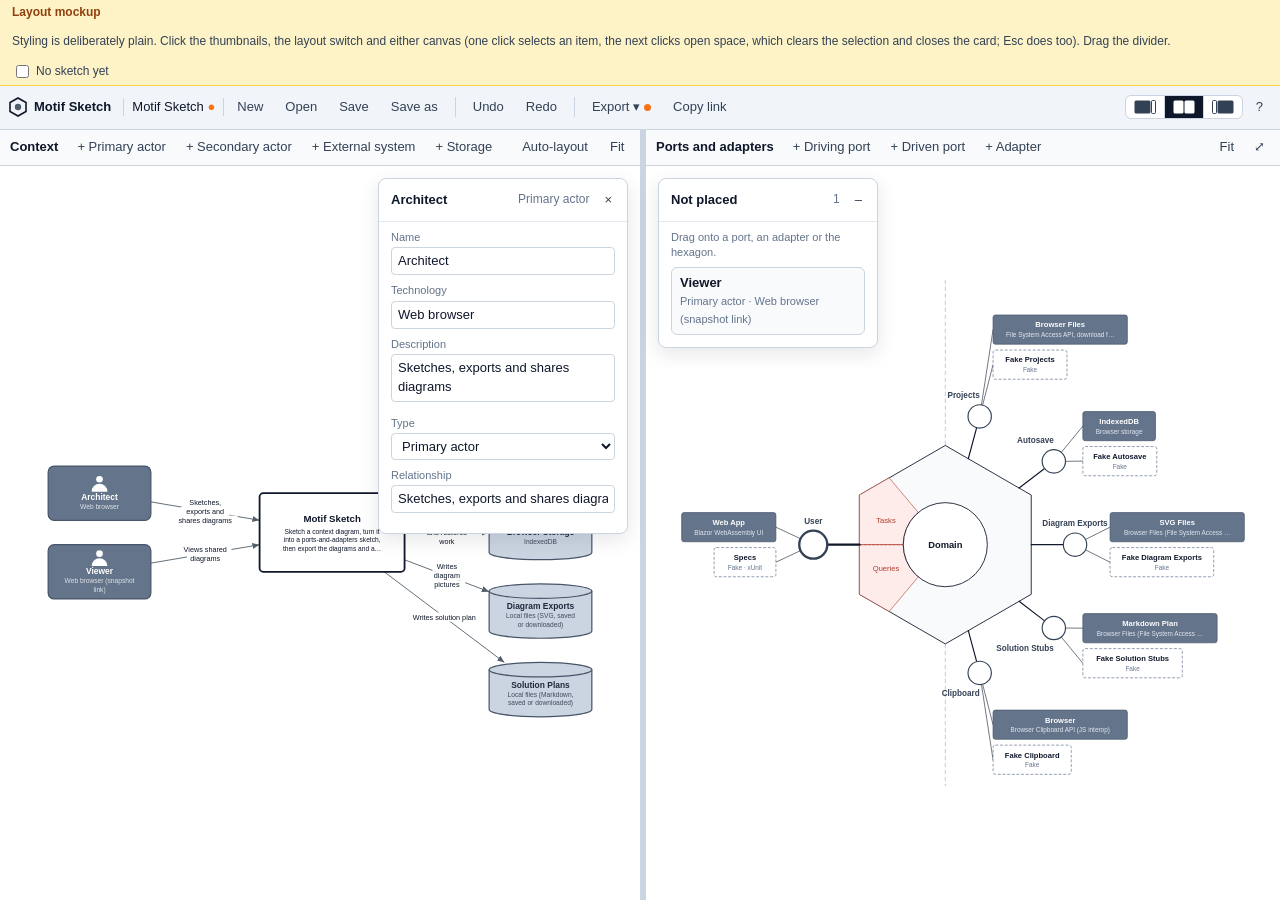
<file: docs/mockups/layout.html>
<!doctype html>
<html lang="en">
<head>
<meta charset="utf-8">
<meta name="viewport" content="width=device-width, initial-scale=1">
<title>Motif Sketch Layout</title>
<style>
  :root {
    --ink: #0F172A;
    --text: #334155;
    --muted: #64748B;
    --line: #CBD5E1;
    --chrome: #F1F5F9;
    --canvas: #FFFFFF;
    --slate: #52606D;
    --accent: #F97316;
    --banner: #FEF3C7;
  }
  * { box-sizing: border-box; }
  html, body { height: 100%; margin: 0; }
  body {
    font: 13px/1.4 "Segoe UI", Arial, sans-serif;
    color: var(--text);
    background: var(--chrome);
    display: flex; flex-direction: column;
  }
  button {
    font: inherit; color: inherit; background: none; border: 1px solid transparent;
    border-radius: 4px; padding: 3px 8px; cursor: pointer; white-space: nowrap;
  }
  button:hover { background: #E2E8F0; }
  button:disabled { color: #A0AEC0; cursor: default; background: none; }

  /* Mockup-only banner */
  .mock-banner {
    background: var(--banner); border-bottom: 1px solid #FCD34D; padding: 4px 12px;
    display: flex; gap: 12px; align-items: center; flex-wrap: wrap; font-size: 12px;
  }
  .mock-banner b { color: #92400E; }
  .mock-banner label { display: inline-flex; gap: 4px; align-items: center; cursor: pointer; }

  /* App bar */
  .appbar {
    height: 44px; flex: none; display: flex; align-items: center; gap: 4px;
    padding: 0 8px; background: var(--chrome); border-bottom: 1px solid var(--line);
  }
  .brand { display: flex; align-items: center; gap: 6px; font-weight: 600; color: var(--ink); padding-right: 8px; }
  .brand svg { width: 20px; height: 20px; }
  .project { color: var(--ink); padding: 0 8px; border-left: 1px solid var(--line); border-right: 1px solid var(--line); }
  .project .dirty { color: var(--accent); }
  .sep { width: 1px; height: 20px; background: var(--line); margin: 0 4px; }
  .spacer { flex: 1; }
  .menu { position: relative; }
  .menu-list {
    display: none; position: absolute; top: 100%; left: 0; z-index: 20; background: #fff;
    border: 1px solid var(--line); border-radius: 6px; box-shadow: 0 6px 20px rgba(15,23,42,.12);
    padding: 4px; min-width: 200px;
  }
  .menu.open .menu-list { display: block; }
  .menu-list button { display: block; width: 100%; text-align: left; }
  .menu-list .warn { color: #B45309; font-size: 12px; padding: 4px 8px; }
  .dot { display: inline-block; width: 7px; height: 7px; border-radius: 50%; background: var(--accent); margin-left: 4px; vertical-align: middle; }

  .switch { display: inline-flex; border: 1px solid var(--line); border-radius: 6px; overflow: hidden; background: #fff; }
  .switch button { border: 0; border-radius: 0; padding: 4px 8px; display: flex; align-items: center; }
  .switch button + button { border-left: 1px solid var(--line); }
  .switch button[aria-pressed="true"] { background: var(--ink); color: #fff; }
  .switch svg { width: 22px; height: 14px; }

  /* Workspace */
  .work { flex: 1; display: flex; min-height: 0; --left: 50%; }
  .pane { position: relative; display: flex; flex-direction: column; min-width: 0; background: var(--canvas); }
  .divider { width: 6px; flex: none; background: var(--line); cursor: col-resize; display: none; }
  .divider:hover { background: #94A3B8; }

  .s-split .pane.context { flex: 0 0 var(--left); }
  .s-split .pane.sketch { flex: 1; }
  .s-split .divider { display: block; }
  .s-context .pane.context, .s-sketch .pane.sketch { flex: 1; }
  .s-context .pane.sketch, .s-sketch .pane.context { flex: 0 0 132px; }
  .s-context .pane.sketch { border-left: 1px solid var(--line); }
  .s-sketch .pane.context { border-right: 1px solid var(--line); }

  .tools {
    height: 36px; flex: none; display: flex; align-items: center; gap: 2px; padding: 0 6px;
    border-bottom: 1px solid var(--line); background: #F8FAFC; overflow: hidden;
  }
  .tools .name { font-weight: 600; color: var(--ink); padding: 0 8px 0 4px; }
  .canvas { flex: 1; position: relative; min-height: 0; cursor: grab; }
  .canvas img { position: absolute; inset: 24px; width: calc(100% - 48px); height: calc(100% - 48px); object-fit: contain; pointer-events: none; }

  /* Collapsed pane: thumbnail strip */
  .thumb { display: none; }
  .collapsed .tools, .collapsed .canvas { display: none; }
  .collapsed .thumb {
    display: flex; flex-direction: column; align-items: center; gap: 8px; padding: 12px 8px;
    height: 100%; background: #F8FAFC; cursor: pointer;
  }
  .collapsed .thumb:hover { background: #EEF2F7; }
  .thumb .label { font-weight: 600; color: var(--ink); }
  .thumb .mini { width: 112px; height: 96px; border: 1px solid var(--line); border-radius: 6px; background: #fff; padding: 4px; }
  .thumb .mini img { width: 100%; height: 100%; object-fit: contain; }
  .thumb .hint { font-size: 11px; color: var(--muted); text-align: center; }
  .thumb .start { display: none; }
  .no-sketch .sketch .thumb .mini, .no-sketch .sketch .thumb .hint { display: none; }
  .no-sketch .sketch .thumb .start { display: block; }
  .start-btn {
    border: 1px dashed var(--slate); color: var(--ink); padding: 10px 8px; border-radius: 6px;
    width: 112px; white-space: normal; text-align: center; background: #fff;
  }
  .start-btn small { display: block; color: var(--muted); font-size: 11px; margin-top: 4px; }

  /* Floating cards */
  .card {
    position: absolute; top: 12px; z-index: 5; width: 250px; background: #fff;
    border: 1px solid var(--line); border-radius: 8px; box-shadow: 0 6px 20px rgba(15,23,42,.10);
  }
  .card header { display: flex; align-items: center; gap: 6px; padding: 8px 6px 8px 12px; border-bottom: 1px solid #E2E8F0; }
  .card header b { color: var(--ink); flex: 1; }
  .card header span { color: var(--muted); font-size: 12px; }
  .card .body { padding: 8px 12px 12px; }
  .props { right: 12px; }
  .unplaced { left: 12px; width: 220px; }
  .field { margin-bottom: 8px; }
  .field label { display: block; font-size: 11px; color: var(--muted); margin-bottom: 2px; }
  .field input, .field select, .field textarea {
    width: 100%; font: inherit; color: var(--ink); border: 1px solid var(--line); border-radius: 4px; padding: 4px 6px; background: #fff;
  }
  .field textarea { resize: none; height: 48px; }
  .chip { display: inline-block; border: 1px solid var(--line); border-radius: 10px; padding: 0 8px; margin: 2px 4px 0 0; font-size: 12px; }
  .item { border: 1px solid var(--line); border-radius: 6px; padding: 6px 8px; margin-top: 6px; cursor: grab; background: #F8FAFC; }
  .item b { color: var(--ink); display: block; }
  .item span { font-size: 11px; color: var(--muted); }
  .help { font-size: 11px; color: var(--muted); margin: 0; }
  .badge {
    position: absolute; top: 12px; left: 12px; z-index: 5; display: none;
    background: #fff; border: 1px solid var(--line); border-radius: 14px; padding: 4px 10px;
    box-shadow: 0 2px 8px rgba(15,23,42,.08); color: var(--ink);
  }
  .badge::before { content: ""; display: inline-block; width: 7px; height: 7px; border-radius: 50%; background: var(--accent); margin-right: 6px; vertical-align: middle; }
  .unplaced-min .unplaced { display: none; }
  .unplaced-min .badge { display: block; }
  .no-sketch .sketch .canvas, .no-sketch .sketch .tools button:not(.max) { visibility: hidden; }

  /* Narrow screens: no split */
  @media (max-width: 899px) {
    .switch button[data-s="split"] { display: none; }
    .appbar .wide { display: none; }
    .s-context .pane.sketch, .s-sketch .pane.context { flex-basis: 96px; }
    .thumb .mini { width: 80px; height: 72px; }
    .start-btn { width: 80px; }
    .card { width: 210px; }
  }
</style>
</head>
<body>

<div class="mock-banner">
  <b>Layout mockup</b>
  <span>Styling is deliberately plain. Click the thumbnails, the layout switch and either canvas (one click selects an item, the next clicks open space, which clears the selection and closes the card; Esc does too). Drag the divider.</span>
  <label><input type="checkbox" id="noSketch"> No sketch yet</label>
</div>

<header class="appbar">
  <div class="brand">
    <svg viewBox="0 0 20 20" aria-hidden="true"><polygon points="10,1 18,5.5 18,14.5 10,19 2,14.5 2,5.5" fill="none" stroke="#0F172A" stroke-width="1.6"/><circle cx="10" cy="10" r="3.2" fill="#52606D"/></svg>
    Motif Sketch
  </div>
  <div class="project">Motif Sketch <span class="dirty" title="Unsaved changes">●</span></div>
  <button>New</button>
  <button>Open</button>
  <button>Save</button>
  <button class="wide">Save as</button>
  <div class="sep"></div>
  <button title="Undo (Ctrl+Z)">Undo</button>
  <button title="Redo (Ctrl+Y)">Redo</button>
  <div class="sep"></div>
  <div class="menu" id="exportMenu">
    <button id="exportBtn">Export ▾<span class="dot" title="1 item not placed"></span></button>
    <div class="menu-list">
      <button>Context diagram (SVG)</button>
      <button class="needs-sketch">Sketch (SVG)</button>
      <button class="needs-sketch">Solution plan (Markdown)</button>
      <div class="warn needs-sketch">1 item not placed. It goes under "Not placed".</div>
    </div>
  </div>
  <button>Copy link</button>
  <div class="spacer"></div>
  <div class="switch" role="group" aria-label="Layout">
    <button data-s="context" title="Context diagram (Alt+1)"><svg viewBox="0 0 22 14"><rect x=".5" y=".5" width="16" height="13" rx="1.5" fill="currentColor"/><rect x="17.5" y=".5" width="4" height="13" rx="1" fill="none" stroke="currentColor"/></svg></button>
    <button data-s="split" title="Side by side (Alt+2)"><svg viewBox="0 0 22 14"><rect x=".5" y=".5" width="10" height="13" rx="1.5" fill="currentColor"/><rect x="11.5" y=".5" width="10" height="13" rx="1.5" fill="currentColor"/></svg></button>
    <button data-s="sketch" title="Ports and adapters (Alt+3)"><svg viewBox="0 0 22 14"><rect x=".5" y=".5" width="4" height="13" rx="1" fill="none" stroke="currentColor"/><rect x="5.5" y=".5" width="16" height="13" rx="1.5" fill="currentColor"/></svg></button>
  </div>
  <button title="Help">?</button>
</header>

<main class="work s-split" id="work">
  <section class="pane context" data-pane="context">
    <div class="tools">
      <span class="name">Context</span>
      <button>+ Primary actor</button>
      <button>+ Secondary actor</button>
      <button>+ External system</button>
      <button>+ Storage</button>
      <div class="sep"></div>
      <button>Auto-layout</button>
      <div class="spacer"></div>
      <button>Fit</button>
      <button class="max" data-go="context" title="Context diagram only">⤢</button>
    </div>
    <div class="canvas" data-select="context">
      <img src="[data-uri]" alt="Context diagram">
    </div>
    <div class="thumb" data-go="split" title="Show side by side">
      <span class="label">Context</span>
      <div class="mini"><img src="[data-uri]" alt=""></div>
      <span class="hint">Click to show side by side</span>
    </div>
  </section>

  <div class="divider" id="divider" title="Drag to resize"></div>

  <section class="pane sketch" data-pane="sketch">
    <div class="tools">
      <span class="name">Ports and adapters</span>
      <button>+ Driving port</button>
      <button>+ Driven port</button>
      <button>+ Adapter</button>
      <div class="spacer"></div>
      <button>Fit</button>
      <button class="max" data-go="sketch" title="Ports and adapters only">⤢</button>
    </div>
    <div class="canvas" data-select="sketch">
      <img src="[data-uri]" alt="Ports-and-adapters sketch">
      <div class="card unplaced">
        <header><b>Not placed</b><span>1</span><button id="minUnplaced" title="Minimise">–</button></header>
        <div class="body">
          <p class="help">Drag onto a port, an adapter or the hexagon.</p>
          <div class="item"><b>Viewer</b><span>Primary actor · Web browser (snapshot link)</span></div>
        </div>
      </div>
      <button class="badge" id="badge">1 not placed</button>
    </div>
    <div class="thumb" data-go="split" title="Show side by side">
      <span class="label">Sketch</span>
      <div class="mini"><img src="[data-uri]" alt=""></div>
      <span class="hint">Click to show side by side</span>
      <div class="start"><button class="start-btn" id="startSketch">Start sketch<small>Turn the context diagram into ports and adapters</small></button></div>
    </div>
  </section>
</main>

<template id="propsContext">
  <div class="card props">
    <header><b>Architect</b><span>Primary actor</span><button data-close title="Close">×</button></header>
    <div class="body">
      <div class="field"><label>Name</label><input value="Architect"></div>
      <div class="field"><label>Technology</label><input value="Web browser"></div>
      <div class="field"><label>Description</label><textarea>Sketches, exports and shares diagrams</textarea></div>
      <div class="field"><label>Type</label><select><option>Primary actor</option></select></div>
      <div class="field"><label>Relationship</label><input value="Sketches, exports and shares diagrams"></div>
    </div>
  </div>
</template>
<template id="propsSketch">
  <div class="card props">
    <header><b>Web App</b><span>Real adapter · User</span><button data-close title="Close">×</button></header>
    <div class="body">
      <div class="field"><label>Name</label><input value="Web App"></div>
      <div class="field"><label>Technology</label><input value="Blazor WebAssembly UI"></div>
      <div class="field"><label>Kind</label><select><option>Real</option><option>Fake</option><option>Simulated</option><option>Checks</option></select></div>
      <div class="field"><label>Stands for</label><span class="chip">Architect</span></div>
    </div>
  </div>
</template>

<script>
  const work = document.getElementById('work');
  const panes = { context: work.querySelector('.pane.context'), sketch: work.querySelector('.pane.sketch') };
  const narrow = matchMedia('(max-width: 899px)');
  let state = 'split';
  let selected = 'context';

  function setState(s) {
    if (s === 'split' && narrow.matches) s = selected;
    if (s !== 'context' && document.body.classList.contains('no-sketch')) s = 'context';
    state = s;
    work.className = 'work s-' + s + (work.classList.contains('unplaced-min') ? ' unplaced-min' : '');
    panes.context.classList.toggle('collapsed', s === 'sketch');
    panes.sketch.classList.toggle('collapsed', s === 'context');
    document.querySelectorAll('.switch button').forEach(b => {
      b.setAttribute('aria-pressed', String(b.dataset.s === s));
      b.disabled = b.dataset.s !== 'context' && document.body.classList.contains('no-sketch');
    });
    if (panes[selected].classList.contains('collapsed')) select(s === 'sketch' ? 'sketch' : 'context');
  }

  function select(which) {
    selected = which;
    document.querySelectorAll('.props').forEach(c => c.remove());
    const tpl = document.getElementById(which === 'context' ? 'propsContext' : 'propsSketch');
    const card = tpl.content.firstElementChild.cloneNode(true);
    card.querySelector('[data-close]').onclick = e => { e.stopPropagation(); card.remove(); };
    card.addEventListener('click', e => e.stopPropagation());
    panes[which].querySelector('.canvas').appendChild(card);
  }

  document.querySelectorAll('.switch button').forEach(b => b.onclick = () => setState(b.dataset.s));
  document.querySelectorAll('[data-go]').forEach(el => el.addEventListener('click', e => {
    if (e.target.closest('#startSketch')) return;
    setState(state === el.dataset.go ? 'split' : el.dataset.go);
  }));
  document.querySelectorAll('[data-select]').forEach(c => c.addEventListener('click', e => {
    if (e.target.closest('.card, .badge')) return;
    // Mockup stand-in: the canvas is a picture, so a click toggles between
    // "clicked an item" (card opens) and "clicked open space" (card closes).
    const open = c.querySelector('.props');
    if (open) open.remove(); else select(c.dataset.select);
  }));
  addEventListener('keydown', e => {
    if (e.key === 'Escape') document.querySelectorAll('.props').forEach(p => p.remove());
  });
  addEventListener('keydown', e => {
    if (!e.altKey) return;
    const s = { '1': 'context', '2': 'split', '3': 'sketch' }[e.key];
    if (s) { e.preventDefault(); setState(s); }
  });

  document.getElementById('minUnplaced').onclick = () => work.classList.add('unplaced-min');
  document.getElementById('badge').onclick = () => work.classList.remove('unplaced-min');

  const exportMenu = document.getElementById('exportMenu');
  document.getElementById('exportBtn').onclick = e => { e.stopPropagation(); exportMenu.classList.toggle('open'); };
  addEventListener('click', () => exportMenu.classList.remove('open'));

  document.getElementById('noSketch').onchange = e => {
    document.body.classList.toggle('no-sketch', e.target.checked);
    document.querySelectorAll('.needs-sketch, #exportBtn .dot').forEach(el => el.style.display = e.target.checked ? 'none' : '');
    setState(e.target.checked ? 'context' : 'split');
  };
  document.getElementById('startSketch').onclick = e => {
    e.stopPropagation();
    const box = document.getElementById('noSketch');
    box.checked = false; box.onchange({ target: box });
  };

  const divider = document.getElementById('divider');
  divider.addEventListener('pointerdown', e => {
    divider.setPointerCapture(e.pointerId);
    const move = ev => {
      const r = work.getBoundingClientRect();
      const pct = Math.min(70, Math.max(30, (ev.clientX - r.left) / r.width * 100));
      work.style.setProperty('--left', pct + '%');
    };
    divider.addEventListener('pointermove', move);
    divider.addEventListener('pointerup', () => divider.removeEventListener('pointermove', move), { once: true });
  });

  narrow.addEventListener('change', () => setState(state));
  setState('split');
  select('context');
</script>
</body>
</html>
</file>
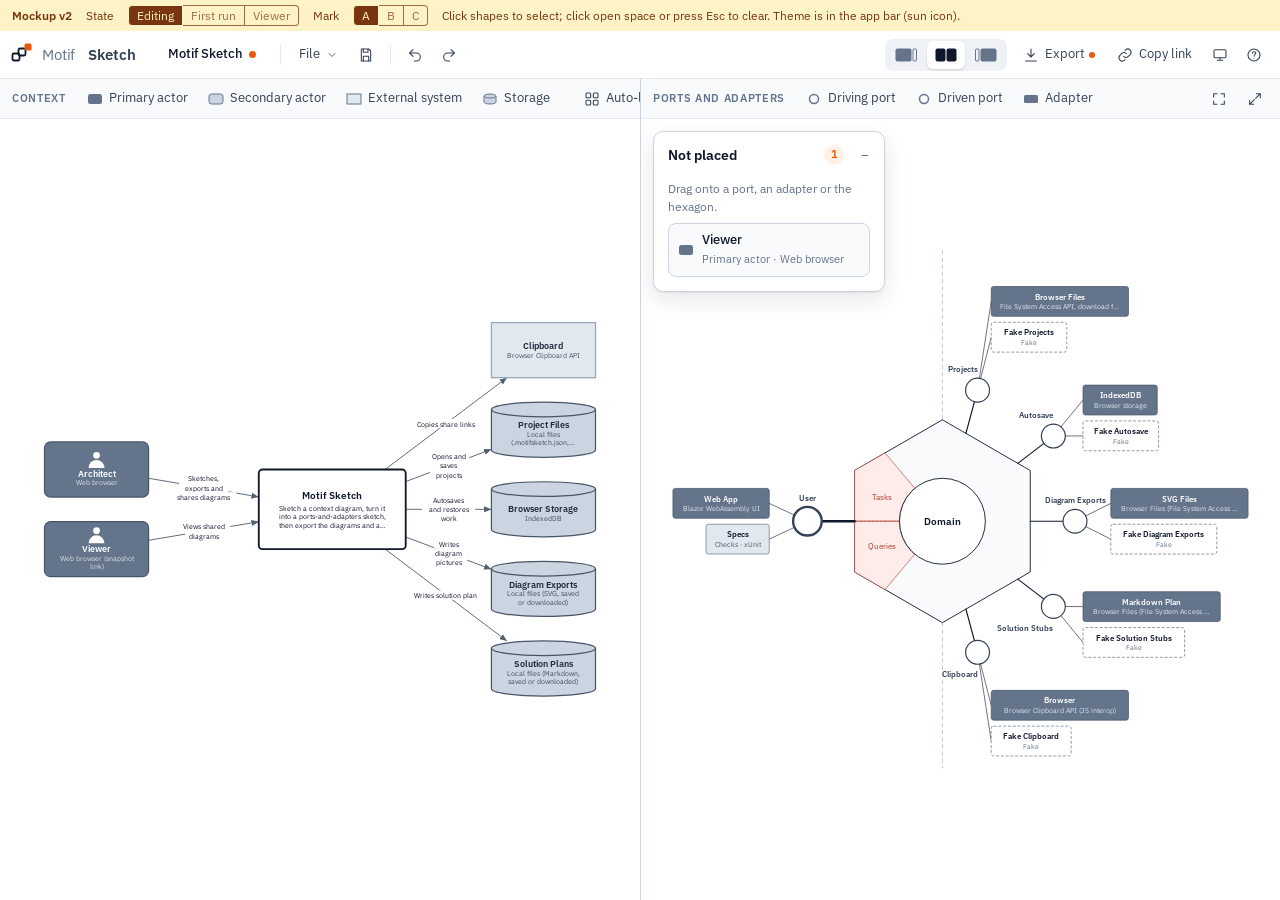
<file: docs/mockups/v2.html>
<!doctype html>
<html lang="en" data-theme-pref="system">
<head>
<meta charset="utf-8">
<meta name="viewport" content="width=device-width, initial-scale=1">
<title>Motif Sketch Look</title>
<!-- Mockup only: the app self-hosts IBM Plex (decision 34). -->
<link rel="preconnect" href="https://fonts.googleapis.com">
<link href="https://fonts.googleapis.com/css2?family=IBM+Plex+Sans:wght@400;500;600&family=IBM+Plex+Mono:wght@400&display=swap" rel="stylesheet">
<style>
  :root {
    --chrome: #F1F5F9;  --bar: #FFFFFF;    --strip: #F8FAFC;  --canvas: #FFFFFF;
    --ink: #0F172A;     --text: #334155;   --muted: #64748B;  --line: #E2E8F0;  --line-strong: #CBD5E1;
    --hover: #EEF2F6;   --pressed: #E2E8F0;
    --accent: #EA580C;  --accent-ink: #FFFFFF; --accent-soft: #FFF1E6;
    --card: #FFFFFF;    --shadow: 0 8px 24px rgba(15,23,42,.10), 0 1px 2px rgba(15,23,42,.06);
    --banner: #FEF3C7;  --banner-ink: #78350F;
    /* diagram palette (light = export palette, so no overrides) */
  }
  :root[data-theme="dark"] {
    --chrome: #0B1120;  --bar: #111827;    --strip: #0F172A;  --canvas: #141C2B;
    --ink: #F1F5F9;     --text: #CBD5E1;   --muted: #94A3B8;  --line: #1F2A3C;  --line-strong: #334155;
    --hover: #1C2638;   --pressed: #263248;
    --accent: #FB923C;  --accent-ink: #1A0E05; --accent-soft: #2A1A10;
    --card: #182235;    --shadow: 0 8px 24px rgba(0,0,0,.45), 0 1px 2px rgba(0,0,0,.4);
    --banner: #2A2110;  --banner-ink: #FCD34D;
    /* dark diagram twin */
    --d-surface: #1B2638; --d-real: #4D5D73; --d-real-edge: #7C8BA1; --d-light-box: #2B3A50;
    --d-line: #8796AD;  --d-ink: #E2E8F0;  --d-muted: #94A3B8; --d-hex: #19243A;
    --d-user: #3A1F22;  --d-user-edge: #F0857A; --d-checks: #2B3A50; --d-divider: #2E3B52;
  }
  * { box-sizing: border-box; }
  html, body { height: 100%; margin: 0; }
  body {
    font: 13px/1.45 "IBM Plex Sans", "Segoe UI", Arial, sans-serif; color: var(--text);
    background: var(--chrome); display: flex; flex-direction: column;
  }
  button { font: inherit; color: inherit; background: none; border: 0; cursor: pointer; white-space: nowrap; }
  svg.i { width: 16px; height: 16px; flex: none; stroke: currentColor; fill: none; stroke-width: 1.6; stroke-linecap: round; stroke-linejoin: round; }

  /* Mockup-only banner */
  .mock { background: var(--banner); color: var(--banner-ink); padding: 5px 12px; display: flex; gap: 14px; align-items: center; flex-wrap: wrap; font-size: 12px; }
  .mock b { font-weight: 600; }
  .mock .seg button { padding: 1px 8px; border: 1px solid currentColor; opacity: .7; }
  .mock .seg button:first-child { border-radius: 4px 0 0 4px; } .mock .seg button:last-child { border-radius: 0 4px 4px 0; }
  .mock .seg button + button { border-left: 0; }
  .mock .seg button[aria-pressed="true"] { opacity: 1; background: var(--banner-ink); color: var(--banner); }

  /* App bar */
  .appbar { height: 48px; flex: none; display: flex; align-items: center; gap: 2px; padding: 0 10px; background: var(--bar); border-bottom: 1px solid var(--line); }
  .brand { display: flex; align-items: center; gap: 8px; padding-right: 12px; color: var(--ink); font-size: 15px; letter-spacing: -.01em; }
  .brand .mark { width: 24px; height: 24px; }
  .brand .motif { font-weight: 400; color: var(--muted); }
  .brand .tool { font-weight: 600; margin-left: -4px; }
  .title { display: flex; align-items: center; gap: 6px; padding: 4px 10px; margin-right: 6px; border-radius: 6px; color: var(--ink); font-weight: 500; }
  .title:hover { background: var(--hover); }
  .title .dirty { width: 7px; height: 7px; border-radius: 50%; background: var(--accent); }
  .cmd { display: inline-flex; align-items: center; gap: 6px; height: 32px; padding: 0 10px; border-radius: 6px; color: var(--text); }
  .cmd:hover { background: var(--hover); color: var(--ink); }
  .cmd:active { background: var(--pressed); }
  .cmd.icon { padding: 0 8px; }
  .cmd .dot { width: 6px; height: 6px; border-radius: 50%; background: var(--accent); margin-left: -2px; }
  .vsep { width: 1px; height: 20px; background: var(--line); margin: 0 6px; }
  .spacer { flex: 1; }
  .primary { display: inline-flex; align-items: center; gap: 6px; height: 32px; padding: 0 14px; border-radius: 6px; background: var(--accent); color: var(--accent-ink); font-weight: 600; }
  .primary:hover { filter: brightness(1.06); }
  .pill { display: inline-flex; align-items: center; gap: 6px; height: 26px; padding: 0 10px; border-radius: 13px; background: var(--hover); color: var(--text); font-size: 12px; }

  .menu { position: relative; }
  .menu-list { display: none; position: absolute; top: calc(100% + 4px); right: 0; z-index: 30; min-width: 220px; background: var(--card); border: 1px solid var(--line-strong); border-radius: 8px; box-shadow: var(--shadow); padding: 4px; }
  .menu.left .menu-list { left: 0; right: auto; }
  .menu.open .menu-list { display: block; }
  .menu-list button { display: flex; width: 100%; align-items: center; gap: 8px; padding: 6px 10px; border-radius: 5px; text-align: left; color: var(--text); }
  .menu-list button:hover { background: var(--hover); color: var(--ink); }
  .menu-list button[aria-checked="true"]::after { content: "✓"; margin-left: auto; color: var(--accent); }
  .menu-list .note { padding: 6px 10px; font-size: 12px; color: var(--muted); border-top: 1px solid var(--line); margin-top: 4px; }
  .menu-list .note b { color: var(--accent); font-weight: 500; }

  .switch { display: inline-flex; padding: 2px; gap: 2px; border-radius: 8px; background: var(--hover); margin: 0 4px; }
  .switch button { display: flex; align-items: center; height: 28px; padding: 0 8px; border-radius: 6px; color: var(--muted); }
  .switch button:hover { color: var(--ink); }
  .switch button[aria-pressed="true"] { background: var(--bar); color: var(--ink); box-shadow: 0 1px 2px rgba(15,23,42,.15); }
  .switch svg { width: 22px; height: 14px; }

  /* Workspace */
  .work { flex: 1; display: flex; min-height: 0; --left: 50%; }
  .pane { position: relative; display: flex; flex-direction: column; min-width: 0; background: var(--canvas); }
  .divider { width: 1px; flex: none; background: var(--line-strong); cursor: col-resize; display: none; position: relative; }
  .divider::after { content: ""; position: absolute; inset: 0 -4px; }
  .divider:hover { background: var(--accent); }
  .s-split .pane.context { flex: 0 0 var(--left); } .s-split .pane.sketch { flex: 1; } .s-split .divider { display: block; }
  .s-context .pane.context, .s-sketch .pane.sketch { flex: 1; }
  .s-context .pane.sketch, .s-sketch .pane.context { flex: 0 0 136px; }
  .s-context .pane.sketch { border-left: 1px solid var(--line-strong); } .s-sketch .pane.context { border-right: 1px solid var(--line-strong); }

  .tools { height: 40px; flex: none; display: flex; align-items: center; gap: 2px; padding: 0 8px; border-bottom: 1px solid var(--line); background: var(--strip); overflow: hidden; }
  .tools .name { font-size: 11px; font-weight: 600; letter-spacing: .06em; text-transform: uppercase; color: var(--muted); padding: 0 10px 0 4px; }
  .tool { display: inline-flex; align-items: center; gap: 6px; height: 28px; padding: 0 9px; border-radius: 6px; color: var(--text); }
  .tool:hover { background: var(--hover); color: var(--ink); }
  .tool .glyph { width: 16px; height: 12px; }
  .canvas { flex: 1; position: relative; min-height: 0; overflow: hidden; cursor: default; }
  .diagram { position: absolute; inset: 20px; display: flex; }
  .diagram svg { width: 100%; height: 100%; }
  .diagram svg text { font-family: "IBM Plex Sans", "Segoe UI", Arial, sans-serif; pointer-events: none; }
  .diagram .hit { cursor: pointer; }

  /* Selection: orange, on screen only */
  .diagram .sel { stroke: var(--accent) !important; stroke-width: 3 !important; stroke-dasharray: none !important; }

  /* Collapsed pane: thumbnail strip */
  .thumb { display: none; }
  .collapsed .tools, .collapsed .canvas { display: none; }
  .collapsed .thumb { display: flex; flex-direction: column; align-items: center; gap: 10px; padding: 14px 10px; height: 100%; background: var(--strip); cursor: pointer; }
  .collapsed .thumb:hover .mini { border-color: var(--accent); }
  .thumb .label { font-size: 11px; font-weight: 600; letter-spacing: .06em; text-transform: uppercase; color: var(--muted); }
  .thumb .mini { width: 114px; height: 100px; border: 1px solid var(--line-strong); border-radius: 8px; background: var(--canvas); padding: 4px; display: flex; transition: border-color .15s; }
  .thumb .mini svg { width: 100%; height: 100%; }
  .thumb .hint { font-size: 11px; color: var(--muted); text-align: center; }
  .start-btn { width: 114px; padding: 12px 8px; border-radius: 8px; border: 1px dashed var(--line-strong); background: var(--canvas); color: var(--ink); text-align: center; white-space: normal; font-weight: 500; }
  .start-btn:hover { border-color: var(--accent); }
  .start-btn small { display: block; color: var(--muted); font-size: 11px; font-weight: 400; margin-top: 4px; }

  /* Floating cards */
  .card { position: absolute; top: 12px; z-index: 5; background: var(--card); border: 1px solid var(--line-strong); border-radius: 10px; box-shadow: var(--shadow); }
  .card header { display: flex; align-items: center; gap: 8px; padding: 10px 6px 10px 14px; }
  .card header .t { flex: 1; min-width: 0; }
  .card header b { display: block; color: var(--ink); font-weight: 600; font-size: 14px; overflow: hidden; text-overflow: ellipsis; white-space: nowrap; }
  .card header span { color: var(--muted); font-size: 12px; }
  .card .x { width: 26px; height: 26px; border-radius: 6px; display: grid; place-items: center; color: var(--muted); }
  .card .x:hover { background: var(--hover); color: var(--ink); }
  .card .body { padding: 2px 14px 14px; }
  .props { right: 12px; width: 260px; }
  .field { margin-bottom: 10px; }
  .field label { display: block; font-size: 11px; font-weight: 500; color: var(--muted); margin-bottom: 3px; }
  .field input, .field textarea, .field select { width: 100%; font: inherit; color: var(--ink); background: var(--canvas); border: 1px solid var(--line-strong); border-radius: 6px; padding: 5px 8px; }
  .field input:focus, .field textarea:focus, .field select:focus { outline: 2px solid var(--accent); outline-offset: -1px; border-color: transparent; }
  .field textarea { resize: none; height: 52px; }
  .ro .field input, .ro .field textarea, .ro .field select { border-color: transparent; background: none; padding-left: 0; pointer-events: none; appearance: none; }
  .code { font-family: "IBM Plex Mono", Consolas, monospace; font-size: 12px; color: var(--muted); }
  .unplaced { left: 12px; width: 232px; }
  .unplaced header span.count { display: inline-grid; place-items: center; min-width: 20px; height: 20px; border-radius: 10px; background: var(--accent-soft); color: var(--accent); font-weight: 600; font-size: 11px; padding: 0 6px; }
  .help { font-size: 12px; color: var(--muted); margin: 0 0 8px; }
  .item { display: flex; gap: 8px; align-items: center; border: 1px solid var(--line-strong); border-radius: 8px; padding: 7px 9px; cursor: grab; background: var(--strip); }
  .item:hover { border-color: var(--accent); }
  .item b { display: block; color: var(--ink); font-weight: 500; }
  .item span { font-size: 11px; color: var(--muted); }
  .badge { position: absolute; top: 12px; left: 12px; z-index: 5; display: none; align-items: center; gap: 6px; height: 30px; padding: 0 12px; border-radius: 15px; background: var(--card); border: 1px solid var(--line-strong); box-shadow: var(--shadow); color: var(--ink); font-weight: 500; }
  .badge i { width: 7px; height: 7px; border-radius: 50%; background: var(--accent); }
  .unplaced-min .unplaced { display: none; } .unplaced-min .badge { display: inline-flex; }

  .welcome { left: 20px; top: auto; bottom: 20px; width: 340px; }
  .welcome .body p { margin: 0 0 10px; }
  .welcome .tip { display: flex; gap: 8px; padding: 8px 10px; border-radius: 8px; background: var(--strip); font-size: 12px; margin-bottom: 12px; }
  .welcome .tip svg { margin-top: 2px; color: var(--accent); }
  .welcome .row { display: flex; gap: 8px; }
  .ghost { display: inline-flex; align-items: center; gap: 6px; height: 30px; padding: 0 12px; border-radius: 6px; border: 1px solid var(--line-strong); color: var(--ink); font-weight: 500; }
  .ghost:hover { background: var(--hover); }

  /* Modes */
  .only-first, .only-viewer { display: none !important; }
  body.mode-first .only-first { display: block !important; }
  body.mode-viewer .only-viewer { display: inline-flex !important; }
  body.mode-viewer .edit-only, body.mode-viewer .tools, body.mode-first .not-first { display: none !important; }
  body.mode-first .sketch .thumb .mini, body.mode-first .sketch .thumb .hint { display: none; }
  .sketch .thumb .start { display: none; } body.mode-first .sketch .thumb .start { display: block; }

  /* Dark diagram twin: remaps the export palette on screen only */
  [data-theme="dark"] .dg svg > rect:first-of-type,
  [data-theme="dark"] .dg .relationship rect { fill: var(--canvas); }
  [data-theme="dark"] .dg :is(rect, circle, ellipse, path, polygon):is([fill="#FFFFFF" i]) { fill: var(--d-surface); }
  [data-theme="dark"] .dg :is(rect, ellipse, path, polygon):is([fill="#64748B" i], [fill="#52606D" i], [fill="#334155" i]) { fill: var(--d-real); }
  [data-theme="dark"] .dg :is(rect, ellipse, path):is([fill="#CBD5E1" i], [fill="#E2E8F0" i]) { fill: var(--d-light-box); }
  [data-theme="dark"] .dg polygon[fill="#F8FAFC" i] { fill: var(--d-hex); }
  [data-theme="dark"] .dg polygon[fill="#fdecea" i] { fill: var(--d-user); }
  [data-theme="dark"] .dg [stroke="#b03a2e" i] { stroke: var(--d-user-edge); }
  [data-theme="dark"] .dg text[fill="#b03a2e" i] { fill: var(--d-user-edge); }
  [data-theme="dark"] .dg :is([stroke="#475569" i], [stroke="#52606D" i], [stroke="#64748B" i], [stroke="#334155" i]) { stroke: var(--d-line); }
  [data-theme="dark"] .dg [stroke="#0F172A" i] { stroke: var(--d-ink); }
  [data-theme="dark"] .dg [stroke="#94A3B8" i] { stroke: var(--d-divider); }
  [data-theme="dark"] .dg text:is([fill="#0F172A" i], [fill="#1E293B" i], [fill="#334155" i]) { fill: var(--d-ink); }
  [data-theme="dark"] .dg text:is([fill="#64748B" i], [fill="#475569" i]) { fill: var(--d-muted); }
  [data-theme="dark"] .dg marker path { fill: var(--d-line); }

  /* Phones: view only (decision 30), so the bar must fit */
  .title, .pill { white-space: nowrap; }
  @media (max-width: 599px) {
    .brand .motif, .pill .long, .primary .long, .switch { display: none !important; }
    .appbar { gap: 0; padding: 0 6px; }
    .appbar > * { flex-shrink: 0; } .appbar > .title { flex-shrink: 1; }
    .title { overflow: hidden; text-overflow: ellipsis; min-width: 0; }
  }

  @media (max-width: 899px) {
    .switch button[data-s="split"], .wide { display: none !important; }
    .s-context .pane.sketch, .s-sketch .pane.context { flex-basis: 100px; }
    .thumb .mini, .start-btn { width: 80px; } .thumb .mini { height: 74px; }
    .props { width: 220px; } .welcome { width: 280px; }
  }
</style>
</head>
<body class="mode-edit">

<div class="mock">
  <b>Mockup v2</b>
  <span>State</span>
  <span class="seg" id="modeSeg"><button data-m="edit" aria-pressed="true">Editing</button><button data-m="first">First run</button><button data-m="viewer">Viewer</button></span>
  <span>Mark</span>
  <span class="seg" id="markSeg"><button data-k="a" aria-pressed="true">A</button><button data-k="b">B</button><button data-k="c">C</button></span>
  <span>Click shapes to select; click open space or press Esc to clear. Theme is in the app bar (sun icon).</span>
</div>

<header class="appbar">
  <div class="brand"><span id="markSlot"></span><span class="motif">Motif</span> <span class="tool">Sketch</span></div>
  <button class="title edit-only" title="Rename project"><span id="projTitle">Motif Sketch</span><span class="dirty" title="Unsaved changes"></span></button>
  <span class="title only-viewer" style="padding-left:4px">Motif Sketch</span>
  <span class="pill only-viewer"><svg class="i" viewBox="0 0 24 24"><path d="M2 12s3.5-7 10-7 10 7 10 7-3.5 7-10 7S2 12 2 12z"/><circle cx="12" cy="12" r="3"/></svg><span class="long">Shared snapshot · </span>read-only</span>

  <div class="edit-only" style="display:flex;align-items:center;gap:2px">
    <div class="vsep"></div>
    <div class="menu left" id="fileMenu">
      <button class="cmd" data-menu>File<svg class="i" viewBox="0 0 24 24" style="width:12px"><path d="M6 9l6 6 6-6"/></svg></button>
      <div class="menu-list">
        <button>New</button><button>Open…</button><button>Save<span class="code" style="margin-left:auto">Ctrl+S</span></button><button>Save as…</button>
        <button>Open example</button>
      </div>
    </div>
    <button class="cmd icon" title="Save (Ctrl+S)"><svg class="i" viewBox="0 0 24 24"><path d="M5 3h11l3 3v15H5z"/><path d="M8 3v5h7V3M8 21v-7h8v7"/></svg></button>
    <div class="vsep"></div>
    <button class="cmd icon" title="Undo (Ctrl+Z)"><svg class="i" viewBox="0 0 24 24"><path d="M9 14L4 9l5-5"/><path d="M4 9h10a6 6 0 010 12h-3"/></svg></button>
    <button class="cmd icon" title="Redo (Ctrl+Y)"><svg class="i" viewBox="0 0 24 24"><path d="M15 14l5-5-5-5"/><path d="M20 9H10a6 6 0 000 12h3"/></svg></button>
  </div>

  <div class="spacer"></div>

  <div class="switch" role="group" aria-label="Layout">
    <button data-s="context" title="Context diagram (Alt+1)"><svg viewBox="0 0 22 14"><rect x=".5" y=".5" width="16" height="13" rx="2" fill="currentColor"/><rect x="18" y="1" width="3.5" height="12" rx="1" fill="none" stroke="currentColor"/></svg></button>
    <button data-s="split" title="Side by side (Alt+2)"><svg viewBox="0 0 22 14"><rect x=".5" y=".5" width="10" height="13" rx="2" fill="currentColor"/><rect x="11.5" y=".5" width="10" height="13" rx="2" fill="currentColor"/></svg></button>
    <button data-s="sketch" title="Ports and adapters (Alt+3)"><svg viewBox="0 0 22 14"><rect x=".5" y="1" width="3.5" height="12" rx="1" fill="none" stroke="currentColor"/><rect x="5.5" y=".5" width="16" height="13" rx="2" fill="currentColor"/></svg></button>
  </div>

  <div class="menu" id="exportMenu">
    <button class="cmd" data-menu><svg class="i" viewBox="0 0 24 24"><path d="M12 3v12M7 10l5 5 5-5M4 21h16"/></svg><span class="wide">Export</span><span class="dot not-first edit-only" title="1 item not placed"></span></button>
    <div class="menu-list">
      <button>Context diagram <span class="code" style="margin-left:auto">SVG</span></button>
      <button class="not-first">Ports and adapters <span class="code" style="margin-left:auto">SVG</span></button>
      <button class="not-first">Solution plan <span class="code" style="margin-left:auto">MD</span></button>
      <div class="note not-first"><b>1 item not placed.</b> It's listed under "Not placed" in the plan.</div>
      <div class="note">Exports always use the light palette.</div>
    </div>
  </div>
  <button class="cmd edit-only" title="Copy a read-only link"><svg class="i" viewBox="0 0 24 24"><path d="M10 14a5 5 0 007 0l3-3a5 5 0 00-7-7l-1 1"/><path d="M14 10a5 5 0 00-7 0l-3 3a5 5 0 007 7l1-1"/></svg><span class="wide">Copy link</span></button>
  <button class="primary only-viewer"><svg class="i" viewBox="0 0 24 24"><rect x="8" y="8" width="13" height="13" rx="2"/><path d="M4 16V5a2 2 0 012-2h11"/></svg>Make a copy<span class="long">&nbsp;to edit</span></button>

  <div class="menu" id="themeMenu">
    <button class="cmd icon" data-menu title="Theme"><svg class="i" viewBox="0 0 24 24" id="themeIcon"></svg></button>
    <div class="menu-list" style="min-width:160px">
      <button role="menuitemradio" data-t="system">System</button>
      <button role="menuitemradio" data-t="light">Light</button>
      <button role="menuitemradio" data-t="dark">Dark</button>
    </div>
  </div>
  <button class="cmd icon" title="Help"><svg class="i" viewBox="0 0 24 24"><circle cx="12" cy="12" r="9"/><path d="M9.5 9.5a2.5 2.5 0 015 0c0 1.7-2.5 2-2.5 4M12 17h.01"/></svg></button>
</header>

<main class="work s-split" id="work">
  <section class="pane context" data-pane="context">
    <div class="tools">
      <span class="name">Context</span>
      <button class="tool"><svg class="glyph" viewBox="0 0 16 12"><rect x="1" y="1" width="14" height="10" rx="2.5" fill="#64748B"/></svg>Primary actor</button>
      <button class="tool"><svg class="glyph" viewBox="0 0 16 12"><rect x="1" y="1" width="14" height="10" rx="2.5" fill="#CBD5E1" stroke="#64748B"/></svg>Secondary actor</button>
      <button class="tool"><svg class="glyph" viewBox="0 0 16 12"><rect x="1" y="1" width="14" height="10" fill="#E2E8F0" stroke="#64748B"/></svg>External system</button>
      <button class="tool"><svg class="glyph" viewBox="0 0 16 12"><path d="M2 3v6c0 1.1 2.7 2 6 2s6-.9 6-2V3" fill="#CBD5E1" stroke="#64748B"/><ellipse cx="8" cy="3" rx="6" ry="2" fill="#CBD5E1" stroke="#64748B"/></svg>Storage</button>
      <div class="vsep"></div>
      <button class="tool" title="Auto-layout (unpinned)"><svg class="i" viewBox="0 0 24 24"><rect x="3" y="3" width="7" height="7" rx="1.5"/><rect x="14" y="3" width="7" height="7" rx="1.5"/><rect x="3" y="14" width="7" height="7" rx="1.5"/><rect x="14" y="14" width="7" height="7" rx="1.5"/></svg>Auto-layout</button>
      <div class="spacer"></div>
      <button class="tool" title="Fit"><svg class="i" viewBox="0 0 24 24"><path d="M4 9V4h5M20 9V4h-5M4 15v5h5M20 15v5h-5"/></svg></button>
      <button class="tool" data-go="context" title="Context diagram only"><svg class="i" viewBox="0 0 24 24"><path d="M14 4h6v6M10 20H4v-6M20 4l-7 7M4 20l7-7"/></svg></button>
    </div>
    <div class="canvas" data-canvas="context">
      <div class="diagram dg not-first" id="ctxDiagram"></div>
      <div class="diagram dg only-first" id="firstDiagram"></div>
      <div class="card welcome only-first" id="welcome">
        <header><div class="t"><b>Sketch your system's context</b></div><button class="x" data-close title="Dismiss">✕</button></header>
        <div class="body">
          <p>Name your system, then add the people and systems around it. When it looks right, start the ports-and-adapters sketch.</p>
          <div class="tip"><svg class="i" viewBox="0 0 24 24"><path d="M5 12h14M13 6l6 6-6 6"/></svg><span>An arrow points from whoever starts the interaction.</span></div>
          <div class="row"><button class="ghost">Open example</button><button class="ghost">Open file…</button></div>
        </div>
      </div>
    </div>
    <div class="thumb" data-go="split" title="Show side by side">
      <span class="label">Context</span>
      <div class="mini dg" data-thumb="context"></div>
      <span class="hint">Click to show side by side</span>
    </div>
  </section>

  <div class="divider" id="divider" title="Drag to resize"></div>

  <section class="pane sketch" data-pane="sketch">
    <div class="tools">
      <span class="name">Ports and adapters</span>
      <button class="tool"><svg class="glyph" viewBox="0 0 16 12"><circle cx="8" cy="6" r="4.5" fill="none" stroke="#64748B" stroke-width="1.5"/></svg>Driving port</button>
      <button class="tool"><svg class="glyph" viewBox="0 0 16 12"><circle cx="8" cy="6" r="4.5" fill="none" stroke="#64748B" stroke-width="1.5"/></svg>Driven port</button>
      <button class="tool"><svg class="glyph" viewBox="0 0 16 12"><rect x="1" y="2" width="14" height="8" rx="1.5" fill="#64748B"/></svg>Adapter</button>
      <div class="spacer"></div>
      <button class="tool" title="Fit"><svg class="i" viewBox="0 0 24 24"><path d="M4 9V4h5M20 9V4h-5M4 15v5h5M20 15v5h-5"/></svg></button>
      <button class="tool" data-go="sketch" title="Ports and adapters only"><svg class="i" viewBox="0 0 24 24"><path d="M14 4h6v6M10 20H4v-6M20 4l-7 7M4 20l7-7"/></svg></button>
    </div>
    <div class="canvas" data-canvas="sketch">
      <div class="diagram dg" id="hexDiagram"></div>
      <div class="card unplaced edit-only">
        <header><div class="t"><b>Not placed</b></div><span class="count">1</span><button class="x" id="minUnplaced" title="Minimise">–</button></header>
        <div class="body">
          <p class="help">Drag onto a port, an adapter or the hexagon.</p>
          <div class="item"><svg class="glyph" viewBox="0 0 16 12" style="width:16px"><rect x="1" y="1" width="14" height="10" rx="2.5" fill="#64748B"/></svg><div><b>Viewer</b><span>Primary actor · Web browser</span></div></div>
        </div>
      </div>
      <button class="badge edit-only" id="badge"><i></i>1 not placed</button>
    </div>
    <div class="thumb" data-go="split" title="Show side by side">
      <span class="label">Sketch</span>
      <div class="mini dg" data-thumb="sketch"></div>
      <span class="hint">Click to show side by side</span>
      <div class="start"><button class="start-btn" id="startSketch">Start sketch<small>Turn the context into ports and adapters</small></button></div>
    </div>
  </section>
</main>

<script>
const CONTEXT_SVG_B64 = "[base64]";
const SKETCH_SVG_B64 = "[base64]";
const dec = b => new TextDecoder().decode(Uint8Array.from(atob(b), c => c.charCodeAt(0)));

const MARKS = {
  a: `<svg class="mark" viewBox="0 0 24 24"><rect x="2.5" y="13.5" width="7" height="7" rx="1.5" fill="none" stroke="currentColor" stroke-width="1.8"/><rect x="8.5" y="8.5" width="7" height="7" rx="1.5" fill="none" stroke="currentColor" stroke-width="1.8"/><rect x="14.5" y="3.5" width="7" height="7" rx="1.5" fill="var(--accent)"/></svg>`,
  b: `<svg class="mark" viewBox="0 0 24 24"><line x1="7.2" y1="16.8" x2="16.8" y2="7.2" stroke="currentColor" stroke-width="1.8"/><circle cx="5.5" cy="18.5" r="3.5" fill="none" stroke="currentColor" stroke-width="1.8"/><circle cx="18.5" cy="5.5" r="3.5" fill="var(--accent)"/></svg>`,
  c: `<svg class="mark" viewBox="0 0 24 24"><path d="M3.5 20V4.5l8.5 9 8.5-9V20" fill="none" stroke="currentColor" stroke-width="2.2" stroke-linecap="round" stroke-linejoin="round"/><circle cx="12" cy="13.5" r="2.6" fill="var(--accent)"/></svg>`
};

const FIRST_SVG = `<svg viewBox="-300 -200 600 400" xmlns="http://www.w3.org/2000/svg" font-family="Segoe UI, Arial, sans-serif">
  <rect x="-300" y="-200" width="600" height="400" fill="#FFFFFF"/>
  <g class="element" data-id="new" data-type="system"><rect x="-120" y="-65" width="240" height="130" rx="6" fill="#FFFFFF" stroke="#0F172A" stroke-width="3"/>
  <text x="0" y="-8" text-anchor="middle" dominant-baseline="central" font-size="16" font-weight="600" fill="#0F172A">Your system</text>
  <text x="0" y="16" text-anchor="middle" dominant-baseline="central" font-size="11" fill="#64748B">What does it do?</text></g></svg>`;

const TYPE_LABEL = { system: 'System', primaryActor: 'Primary actor', secondaryActor: 'Secondary actor', externalSystem: 'External system', storage: 'Storage' };

function mount(host, svgText) {
  host.innerHTML = svgText.replace(/^<\?xml[^>]*>\s*/, '');
  const svg = host.querySelector('svg');
  svg.removeAttribute('width'); svg.removeAttribute('height');
  svg.setAttribute('preserveAspectRatio', 'xMidYMid meet');
  return svg;
}

// Context diagram
const ctxSvg = mount(document.getElementById('ctxDiagram'), dec(CONTEXT_SVG_B64));
ctxSvg.querySelectorAll('g.element').forEach(g => g.classList.add('hit'));
const firstSvg = mount(document.getElementById('firstDiagram'), FIRST_SVG);

// Sketch: restyle Specs as Checks (decision 32), mark hit targets
const hexSvg = mount(document.getElementById('hexDiagram'), dec(SKETCH_SVG_B64));
[...hexSvg.querySelectorAll('text')].filter(t => t.textContent === 'Specs').forEach(t => {
  const r = t.previousElementSibling;
  r.setAttribute('fill', '#E2E8F0'); r.setAttribute('stroke', '#52606D'); r.setAttribute('stroke-width', '1'); r.removeAttribute('stroke-dasharray');
  const sub = t.nextElementSibling; sub.textContent = 'Checks · xUnit'; sub.setAttribute('fill', '#475569');
});
hexSvg.querySelectorAll('rect[rx], circle[r="24"], circle[r="20"], circle[r="22"]').forEach(s => s.classList.add('hit'));
hexSvg.querySelectorAll('circle').forEach(c => { if (+c.getAttribute('r') < 40) c.classList.add('hit'); });

// Thumbnails are the live diagrams, scaled
function refreshThumbs() {
  document.querySelector('[data-thumb=context]').innerHTML = (document.body.classList.contains('mode-first') ? firstSvg : ctxSvg).outerHTML;
  document.querySelector('[data-thumb=sketch]').innerHTML = hexSvg.outerHTML;
  document.querySelectorAll('.mini .sel').forEach(e => e.classList.remove('sel'));
}

// Selection and the properties card
let selEl = null;
function clearSel() {
  document.querySelectorAll('.diagram .sel').forEach(e => e.classList.remove('sel'));
  document.querySelectorAll('.props').forEach(c => c.remove());
  selEl = null;
}
function field(label, value, area) {
  return `<div class="field"><label>${label}</label>${area ? `<textarea>${value}</textarea>` : `<input value="${value.replace(/"/g, '&quot;')}">`}</div>`;
}
function showCard(pane, title, sub, fields) {
  const ro = document.body.classList.contains('mode-viewer');
  const card = document.createElement('div');
  card.className = 'card props' + (ro ? ' ro' : '');
  card.innerHTML = `<header><div class="t"><b>${title}</b><span>${sub}</span></div><button class="x" title="Close (Esc)">✕</button></header><div class="body">${fields}</div>`;
  card.querySelector('.x').onclick = clearSel;
  card.addEventListener('click', e => e.stopPropagation());
  const canvas = document.querySelector(`[data-canvas=${pane}]`);
  canvas.appendChild(card);
  placeCard(card, canvas, pane);
  return card;
}

// Put the properties card in the canvas corner that covers least of the
// selection (and the other floating cards). Stay in the last corner while it
// still covers nothing, so the card doesn't jump about on every click.
const lastCorner = { context: 'tr', sketch: 'tr' };
const CORNER_ORDER = ['tr', 'br', 'tl', 'bl'];
function overlap(a, b) {
  const w = Math.min(a.right, b.right) - Math.max(a.left, b.left);
  const h = Math.min(a.bottom, b.bottom) - Math.max(a.top, b.top);
  return w > 0 && h > 0 ? w * h : 0;
}
function placeCard(card, canvas, pane) {
  const M = 12, c = canvas.getBoundingClientRect(), w = card.offsetWidth, h = card.offsetHeight;
  const rectAt = k => {
    const left = k[1] === 'l' ? c.left + M : c.right - M - w;
    const top = k[0] === 't' ? c.top + M : c.bottom - M - h;
    return { left, top, right: left + w, bottom: top + h };
  };
  const target = selEl ? selEl.getBoundingClientRect() : null;
  const others = [...canvas.querySelectorAll('.card:not(.props), .badge')]
    .filter(o => o.offsetParent).map(o => o.getBoundingClientRect());
  const score = k => {
    const r = rectAt(k);
    return (target ? overlap(r, target) * 10 : 0) + others.reduce((s, o) => s + overlap(r, o), 0);
  };
  let best = lastCorner[pane];
  if (score(best) > 0) {
    const cx = target ? (target.left + target.right) / 2 : 0, cy = target ? (target.top + target.bottom) / 2 : 0;
    const dist = k => { const r = rectAt(k); return Math.hypot((r.left + r.right) / 2 - cx, (r.top + r.bottom) / 2 - cy); };
    best = CORNER_ORDER.slice().sort((a, b) => score(a) - score(b) || dist(b) - dist(a))[0];
  }
  lastCorner[pane] = best;
  Object.assign(card.style, { top: 'auto', bottom: 'auto', left: 'auto', right: 'auto' });
  card.style[best[0] === 't' ? 'top' : 'bottom'] = M + 'px';
  card.style[best[1] === 'l' ? 'left' : 'right'] = M + 'px';
  card.dataset.corner = best;
}
function selectContext(g) {
  clearSel();
  const shape = g.querySelector('rect, path, ellipse');
  g.querySelectorAll(':scope > rect, :scope > path, :scope > ellipse').forEach(s => s.classList.add('sel'));
  selEl = g;
  const texts = [...g.querySelectorAll('text')].map(t => t.textContent);
  const type = g.dataset.type;
  const name = texts[0] || '';
  const card = showCard('context', name, TYPE_LABEL[type] || '',
    field('Name', name) + field('Technology', texts.slice(1).join(' ').slice(0, 60)) + field('Description', '', true) +
    (type === 'system' ? '' : field('Type', TYPE_LABEL[type])));
  return card;
}
function selectSketch(shape) {
  clearSel();
  shape.classList.add('sel'); selEl = shape;
  if (shape.tagName === 'circle') {
    let t = shape.nextElementSibling; while (t && t.tagName !== 'text') t = t.nextElementSibling;
    const name = t ? t.textContent : 'Port';
    showCard('sketch', name, name === 'User' ? 'Driving port · always present' : 'Port',
      field('Name', name) + field('Description', '', true));
    return;
  }
  const title = shape.nextElementSibling, sub = title && title.nextElementSibling;
  const name = title ? title.textContent : '';
  const dashed = shape.hasAttribute('stroke-dasharray');
  const checks = (shape.getAttribute('fill') || '').toUpperCase() === '#E2E8F0';
  const kind = checks ? 'Checks' : dashed ? 'Fake' : 'Real';
  const tech = sub ? sub.textContent.replace(/^(Fake|Checks)( · )?/, '') : '';
  const cls = checks ? 'Motif.Sketch.Specs' : kind === 'Fake' ? name.replace(/\s/g, '') : name.replace(/\s/g, '');
  showCard('sketch', name, kind + ' adapter',
    field('Name', name) + field('Technology', tech) +
    `<div class="field"><label>Kind</label><select><option>${kind}</option></select></div>` +
    `<div class="field"><label>In the plan</label><span class="code">${cls}</span></div>`);
}

document.querySelectorAll('[data-canvas]').forEach(c => c.addEventListener('click', e => {
  if (e.target.closest('.card, .badge')) return;
  const pane = c.dataset.canvas;
  if (pane === 'context') {
    const g = e.target.closest('.diagram g.element');
    g ? selectContext(g) : clearSel();
  } else {
    const s = e.target.closest('.diagram .hit');
    s ? selectSketch(s) : clearSel();
  }
}));
addEventListener('keydown', e => {
  if (e.key === 'Escape') { clearSel(); closeMenus(); }
  if (e.altKey && '123'.includes(e.key)) { e.preventDefault(); setState({ 1: 'context', 2: 'split', 3: 'sketch' }[e.key]); }
});

// Layout states
const work = document.getElementById('work');
const panes = { context: work.querySelector('.pane.context'), sketch: work.querySelector('.pane.sketch') };
const narrow = matchMedia('(max-width: 899px)');
let state = 'split';
function setState(s) {
  const first = document.body.classList.contains('mode-first');
  if (first) s = 'context';
  if (s === 'split' && narrow.matches) s = 'context';
  state = s;
  work.classList.remove('s-context', 's-split', 's-sketch'); work.classList.add('s-' + s);
  panes.context.classList.toggle('collapsed', s === 'sketch');
  panes.sketch.classList.toggle('collapsed', s === 'context');
  document.querySelectorAll('.switch button').forEach(b => { b.setAttribute('aria-pressed', String(b.dataset.s === s)); b.disabled = first && b.dataset.s !== 'context'; b.style.opacity = b.disabled ? .35 : ''; });
  if (selEl && selEl.closest('.pane').classList.contains('collapsed')) clearSel();
}
document.querySelectorAll('.switch button').forEach(b => b.onclick = () => setState(b.dataset.s));
document.querySelectorAll('[data-go]').forEach(el => el.addEventListener('click', e => {
  if (e.target.closest('#startSketch')) return;
  setState(state === el.dataset.go ? 'split' : el.dataset.go);
}));
document.getElementById('minUnplaced').onclick = () => work.classList.add('unplaced-min');
document.getElementById('badge').onclick = () => work.classList.remove('unplaced-min');
document.getElementById('welcome').querySelector('[data-close]').onclick = e => { e.stopPropagation(); e.target.closest('.card').style.display = 'none'; };
document.getElementById('startSketch').onclick = e => { e.stopPropagation(); setMode('edit'); setState('split'); };

// Divider
const divider = document.getElementById('divider');
divider.addEventListener('pointerdown', e => {
  divider.setPointerCapture(e.pointerId);
  const move = ev => { const r = work.getBoundingClientRect(); work.style.setProperty('--left', Math.min(70, Math.max(30, (ev.clientX - r.left) / r.width * 100)) + '%'); };
  divider.addEventListener('pointermove', move);
  divider.addEventListener('pointerup', () => divider.removeEventListener('pointermove', move), { once: true });
});

// Menus
function closeMenus() { document.querySelectorAll('.menu.open').forEach(m => m.classList.remove('open')); }
document.querySelectorAll('.menu [data-menu]').forEach(b => b.onclick = e => {
  e.stopPropagation(); const m = b.closest('.menu'); const was = m.classList.contains('open'); closeMenus(); if (!was) m.classList.add('open');
});
addEventListener('click', closeMenus);

// Theme: System / Light / Dark, remembered in this browser only (decision 37)
const ICONS = {
  light: '<circle cx="12" cy="12" r="4"/><path d="M12 2v2M12 20v2M4.9 4.9l1.4 1.4M17.7 17.7l1.4 1.4M2 12h2M20 12h2M4.9 19.1l1.4-1.4M17.7 6.3l1.4-1.4"/>',
  dark: '<path d="M20 14.5A8 8 0 019.5 4a8 8 0 1010.5 10.5z"/>',
  system: '<rect x="3" y="4" width="18" height="12" rx="2"/><path d="M8 20h8M12 16v4"/>'
};
const sysDark = matchMedia('(prefers-color-scheme: dark)');
let pref = 'system';
try { pref = localStorage.getItem('motif-theme') || 'system'; } catch {}
function applyTheme() {
  const t = pref === 'system' ? (sysDark.matches ? 'dark' : 'light') : pref;
  document.documentElement.dataset.theme = t;
  document.getElementById('themeIcon').innerHTML = ICONS[pref];
  document.querySelectorAll('#themeMenu [data-t]').forEach(b => b.setAttribute('aria-checked', String(b.dataset.t === pref)));
}
document.querySelectorAll('#themeMenu [data-t]').forEach(b => b.onclick = () => { pref = b.dataset.t; try { localStorage.setItem('motif-theme', pref); } catch {} applyTheme(); });
sysDark.addEventListener('change', applyTheme);

// Mockup controls
function setMode(m) {
  document.body.classList.remove('mode-edit', 'mode-first', 'mode-viewer'); document.body.classList.add('mode-' + m);
  document.querySelectorAll('#modeSeg button').forEach(b => b.setAttribute('aria-pressed', String(b.dataset.m === m)));
  document.getElementById('welcome').style.display = '';
  clearSel(); refreshThumbs();
  if (m === 'first') {
    setState('context');
    const card = selectContext(firstSvg.querySelector('g.element'));
    const input = card.querySelector('input'); input.value = ''; input.placeholder = 'Name your system'; setTimeout(() => input.focus(), 0);
  } else setState(state === 'context' && m !== 'first' ? 'split' : state);
}
document.querySelectorAll('#modeSeg button').forEach(b => b.onclick = () => setMode(b.dataset.m));
function setMark(k) {
  document.getElementById('markSlot').innerHTML = MARKS[k];
  document.querySelectorAll('#markSeg button').forEach(b => b.setAttribute('aria-pressed', String(b.dataset.k === k)));
}
document.querySelectorAll('#markSeg button').forEach(b => b.onclick = () => setMark(b.dataset.k));

narrow.addEventListener('change', () => setState(state));
applyTheme(); setMark('a'); refreshThumbs(); setState('split');
</script>
</body>
</html>
</file>
